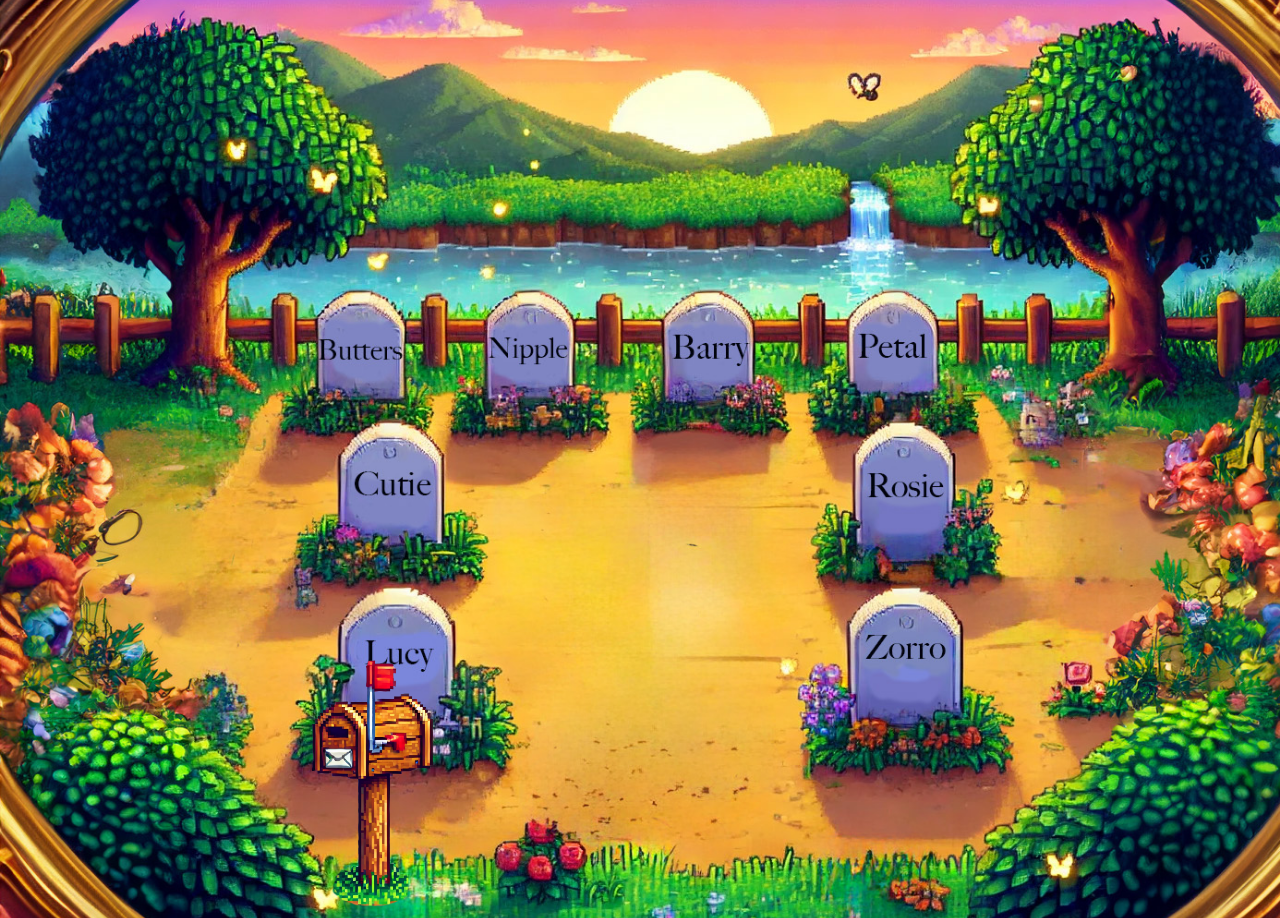
<file: index.html>
<!DOCTYPE html>
<html lang="en">

<head>
    <meta charset="UTF-8">
    <meta name="viewport" content="width=device-width, initial-scale=1.0">
    <title>Memorial Grounds</title>
    <link rel="stylesheet" href="https://cdnjs.cloudflare.com/ajax/libs/animate.css/4.1.1/animate.min.css" />
    <link rel="stylesheet" href="home.css">
</head>

<body>
    <div id="container">
        <img id="mailbox" src="mailbox.png" alt="Mailbox">
        <img id="heaven-sign" src="heavensign.png" alt="Heaven Sign" class="animate__animated animate__fadeInDown">
        <img id="sparkle-mailbox" src="sparkle.png" alt="Sparkle" class="sparkle animate__animated">
        <img id="sparkle-heaven" src="sparkle.png" alt="Sparkle" class="sparkle animate__animated">
        <img id="oliver" src="oliverwalk.png" alt="Oliver" class="animate__animated">
        <div id="resetButton"></div>
    </div>

    


    <script src="home.js"></script>
</body>

</html>
</file>
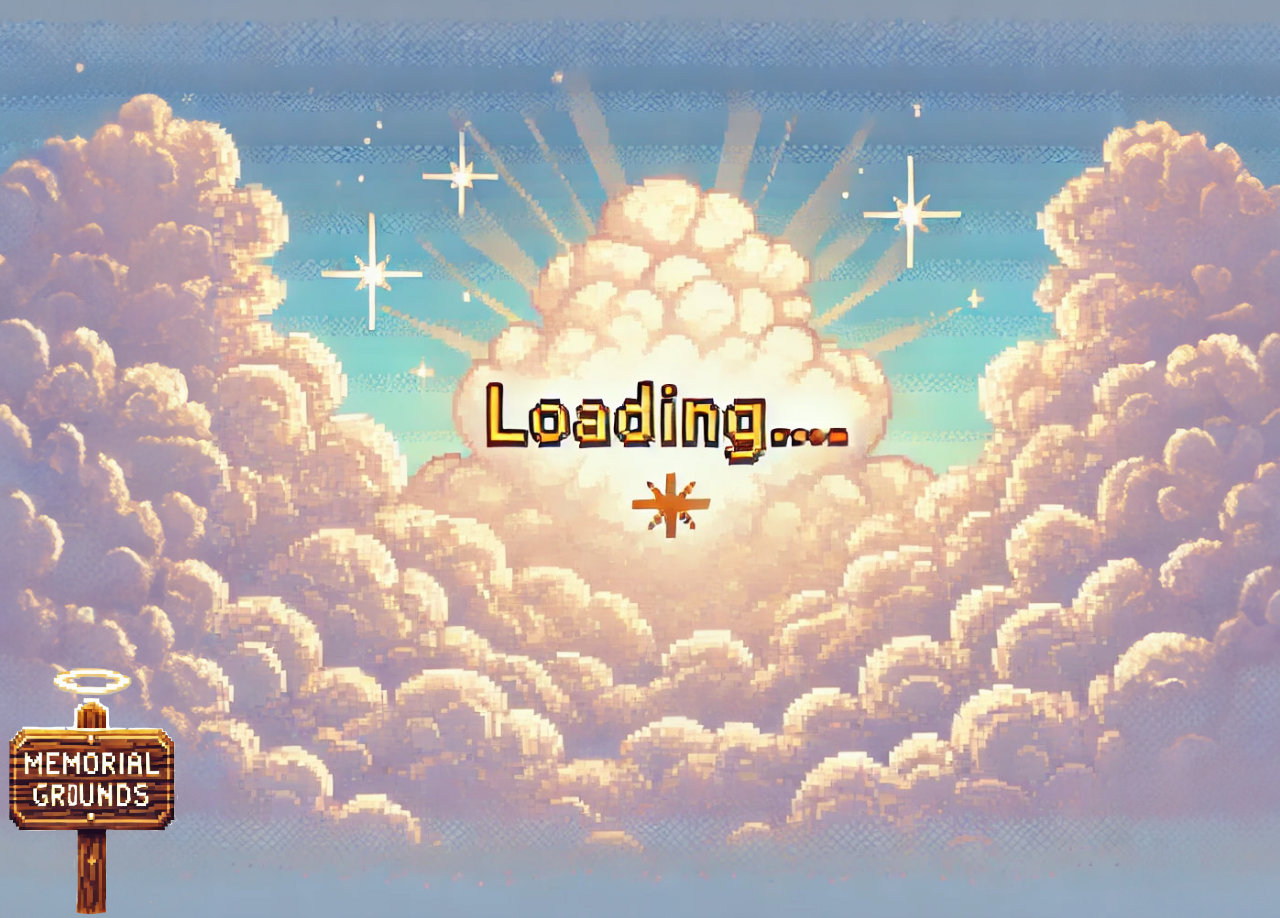
<file: heaven.html>
<!DOCTYPE html>
<html lang="en">

<head>
    <meta charset="UTF-8">
    <meta name="viewport" content="width=device-width, initial-scale=1.0">
    <title>Heaven Page</title>
    <link rel="stylesheet" href="https://cdnjs.cloudflare.com/ajax/libs/animate.css/4.1.1/animate.min.css">
    <link rel="stylesheet" href="heaven.css">
</head>

<body>
    <!-- Dynamic container for backgrounds -->
    <div id="container" class="bg-loading">
        <!-- Animals will be dynamically added here -->
        <a href="index.html"><img id="memorial-sign" src="memorialsign.png" alt="Memorial Sign"></a>

        <!-- Train ticket button -->
        <img id="train-ticket" class="animate__animated" src="trainticket.png" alt="Train Ticket">
        <!-- End scene container -->
        <!-- <div id="end-scene"> -->
        <img id="whistle" class="animate__animated" src="whistle.png" alt="Whistle">
        <!-- <img id="trolley" class="animate__animated" src="trolly.png" alt="Trolley"> -->
        <!-- <img id="end-trolley" class="animate__animated" src="endtrolly.png" alt="End Trolley"> -->
        <img id="text" class="animate__animated" src="text.png" alt="Text">
        <!-- </div> -->
    </div>

    <!-- Memorial sign to navigate back to the memorial page -->



    <!-- <img id="train-ticket" src="trainticket.png" class="animate__animated" alt="Train Ticket" style="display: none; position: absolute; bottom: 20px; left: 100px; width: 60px;"> -->

    <script src="heaven.js"></script>
</body>

</html>
</file>
<file: home.css>
body {
    margin: 0;
    padding: 0;
    font-family: "Big Caslon", serif;
    display: grid;
    place-items: center;
    min-height: 100vh;
}

#container {
    width: 1400px;
    height: 1024px;
    background: url('memorialgrounds.jpg') no-repeat;
    background-size: cover;
    overflow: hidden;
    position: absolute;
}

#resetButton {
    width: 20px;
    height: 20px;
    background-color: blue;
    position: absolute;
    left: 53%;
    top: 130px;
    opacity: 0;
}

#mailbox {
    position: absolute;
    bottom: 1px;
    left: 250px;
    width: 300px;
    cursor: pointer;
}

#heaven-sign {
    display: none;
    position: absolute;
    bottom: 20px;
    left: 45%;
    transform: translateX(-50%);
    width: 200px;
    cursor: pointer;
}

.sparkle {
    position: absolute;
    pointer-events: none;
    width: 100px;
    height: 100px;
    display: none;
}

#oliver {
    position: absolute;
    bottom: 10px;
    right: -250px;
    width: 150px;
    transform: translateX(-50%)
    /* display: none; */
}

.oliverWalkIn {
    animation: oliverWalkIn 3s 2s linear forwards;
}

@keyframes oliverWalkIn {
    to{
        right: 50%;
    }
}
</file>
<file: heaven.css>
body {
    margin: 0;
    /* overflow: hidden; */
    display: grid;
    min-height: 100vh;
    place-items: center;
}

#container {
    overflow: hidden;
    width: 1403px;
    height: 1024px;
    display: flex;
    justify-content: center;
    align-items: center;
    flex-wrap: wrap;
    background-size: cover;
    background-repeat: no-repeat;
    background-position: center;
    background-size: cover;
    overflow: hidden;
    position: absolute;
}

/* Background styles for different states */
.bg-loading {
    background-image: url('loading.jpg');
}

.bg-heaven {
    background-image: url('heaven.jpg');
}

.bg-homestead {
    background-image: url('homestead.jpg');
}

.bg-littletown {
    background-image: url('littletown.jpg');
}

.bg-dantesinferno {
    background-image: url('dantesinferno.jpg');
}

.animal-container {
    position: absolute;
    opacity: 0;
    transition: opacity .5s;
}

.animal {
    width: 100px;
    height: auto;
    margin: 10px;
    position: absolute;
    opacity: 1;
}

#Butters {
    bottom: 200px;
    right: 45%;
}

#Nipple {
    bottom: 200px;
    right: 60%;
}

#Barry {
    bottom: 200px;
    right: 53%;
}

#Rosie {
    bottom: 310px;
    right: 50%;
}

#Zorro {
    bottom: 280px;
    right: 60%;
}

#Lucy {
    bottom: 310px;
    right: 55%;
}

#Cutie {
    bottom: 300px;
    right: 45%;
}

#Petal {
    bottom: 250px;
    right: 40%;
}


.options {
    position: absolute;
    /* transform: translateX(-50%); */
    /* z-index: 100; */
    display: none;
    text-align: center;
}

.option {
    margin: 5px;
    cursor: pointer;
    background-color: #fff;
    border: 1px solid #ccc;
    padding: 5px 10px;
    border-radius: 5px;
    font-family: Arial;
    /* z-index: 200; */
}


#memorial-sign {
    position: absolute;
    bottom: 1px;
    left: 2px;
    cursor: pointer;
    width: 200px;
}

#train-ticket {
    position: absolute;
    bottom: 20px;
    left: 100px;
    display: none;
    cursor: pointer;
    width: 60px;
}

#end-scene {
    display: none;
    position: absolute;
    top: 50%;
    left: 50%;
    transform: translate(-50%, -50%);
    text-align: center;
}

#whistle {
    display: none;
    cursor: pointer;
    width: 100px;
    position: absolute;
    bottom: 20px;
    left: 100px;
    animation-delay: 2s;
}


#text {
    display: none;
    cursor: pointer;
    width: 500px;
    height: 500px;
    object-fit: contain;
    position: absolute;
    bottom: 150px;
    right: 37%;
    animation-duration: 2s;
}


.slideInRight {
    animation: slideRight 6s ease-in-out forwards;
}

.slideUpFadeOut {
    animation: slideUpFadeOut 2s ease-in forwards;
}

.animalToTrolley {
    animation: moveToTrolley 1.5s linear forwards;
}


@keyframes slideRight {
    to {
        right: 50%;
    }
}

@keyframes slideUpFadeOut {
    to {
        bottom: 120%;
        opacity: 0;
    }
}

@keyframes moveToTrolley {
    to {
        right: 60%;
        bottom: 150px;
    }
}
</file>
